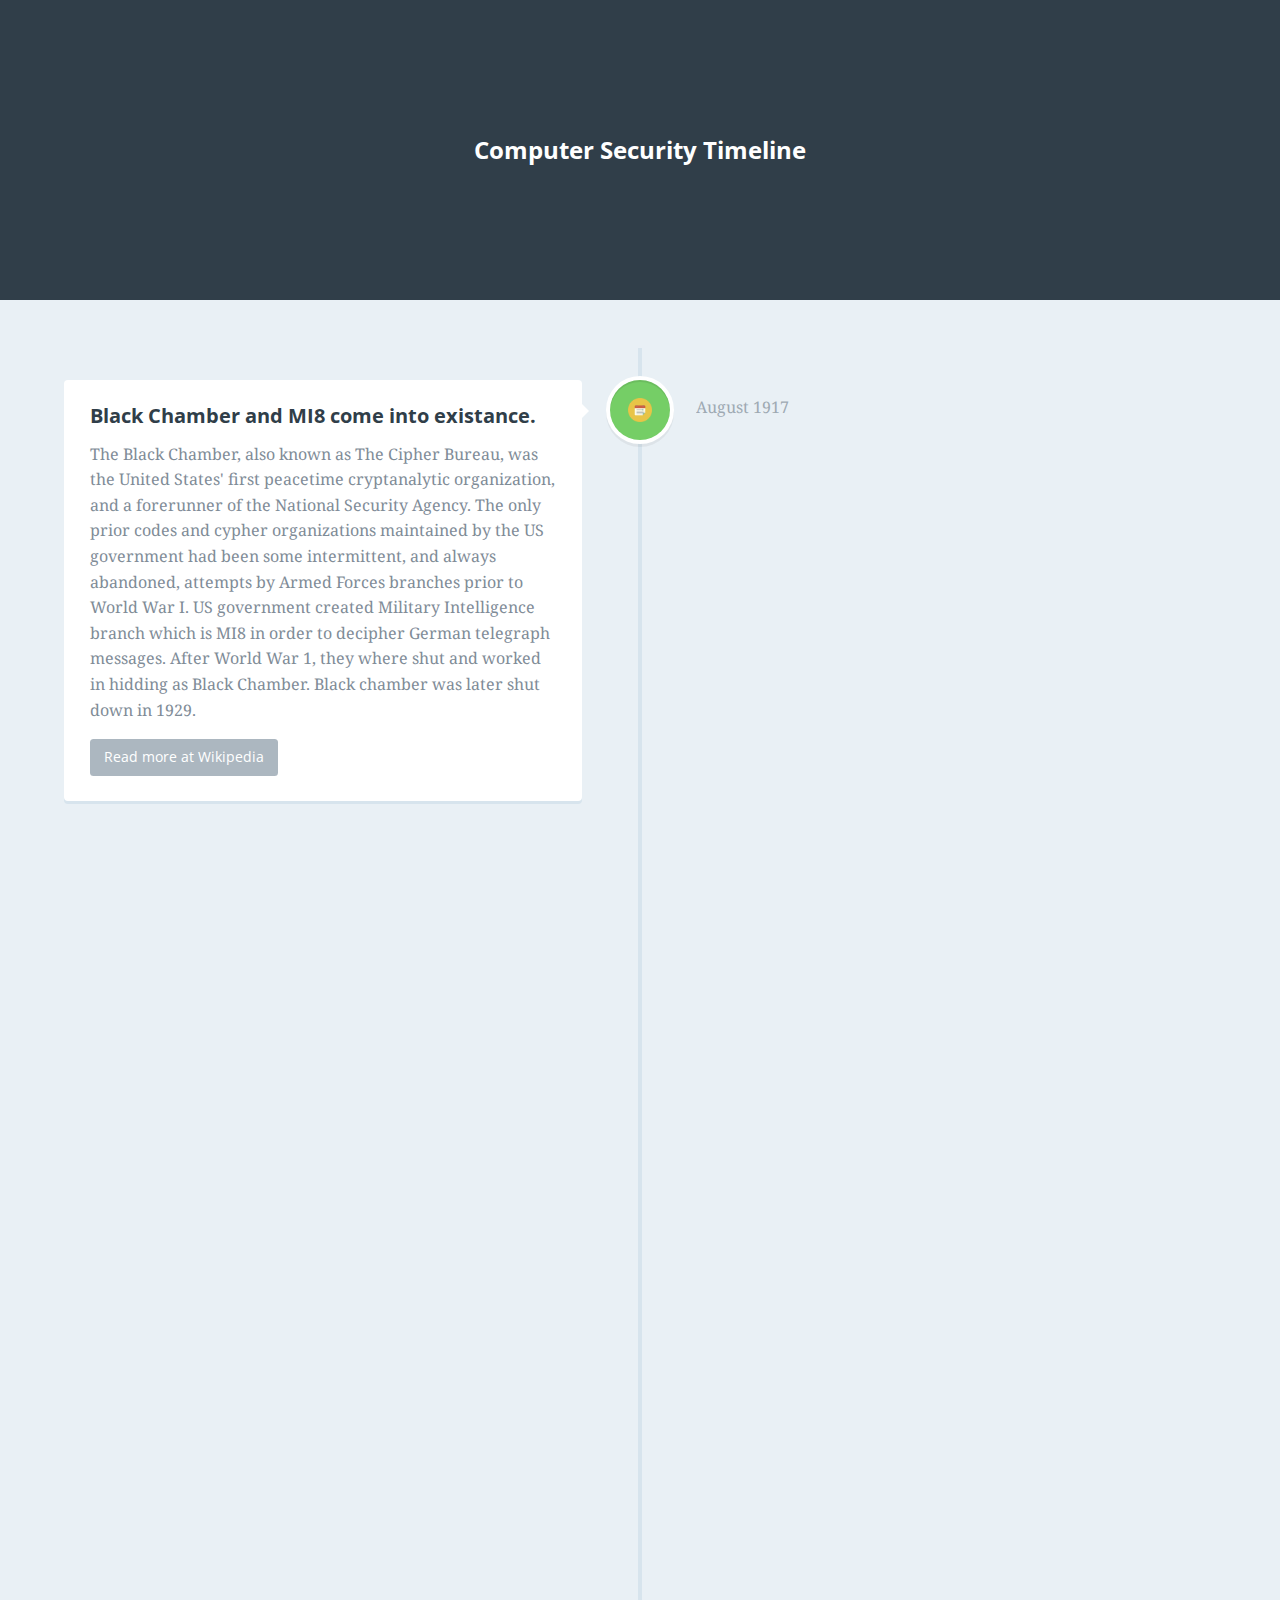
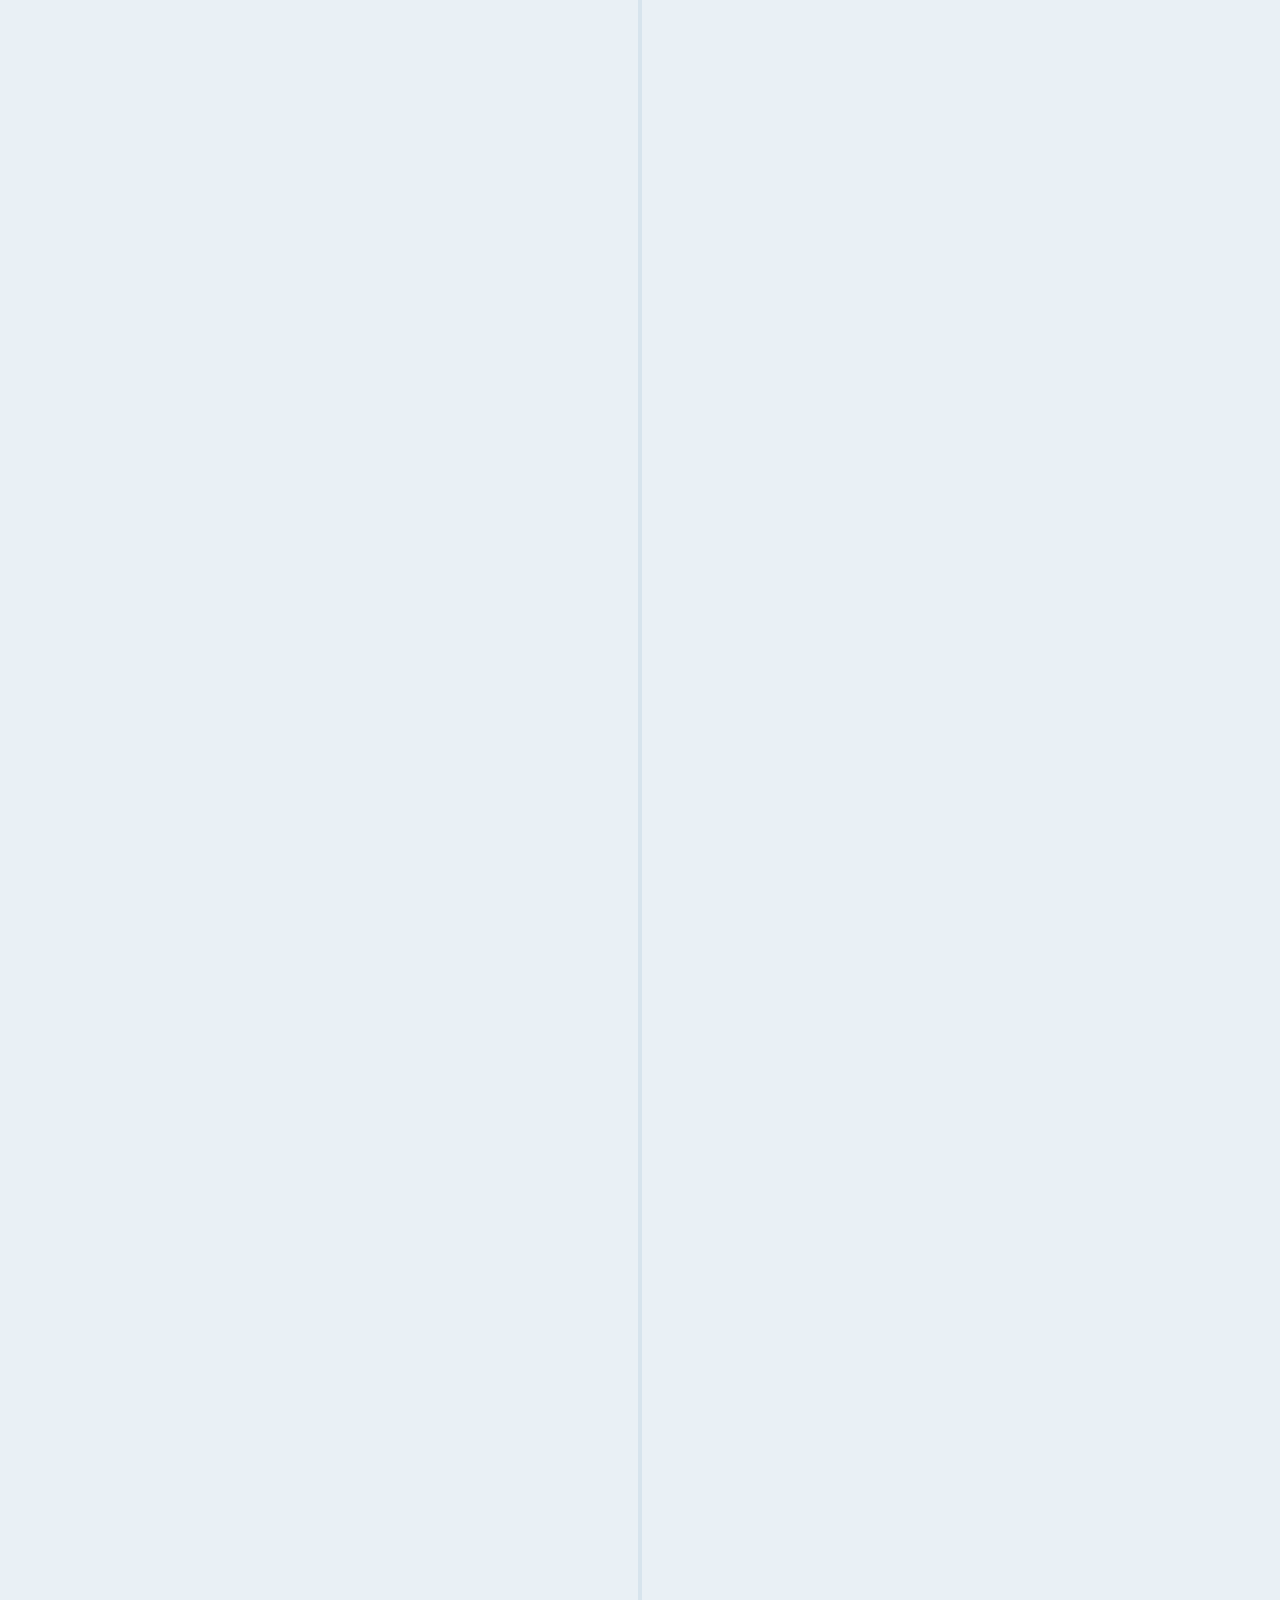
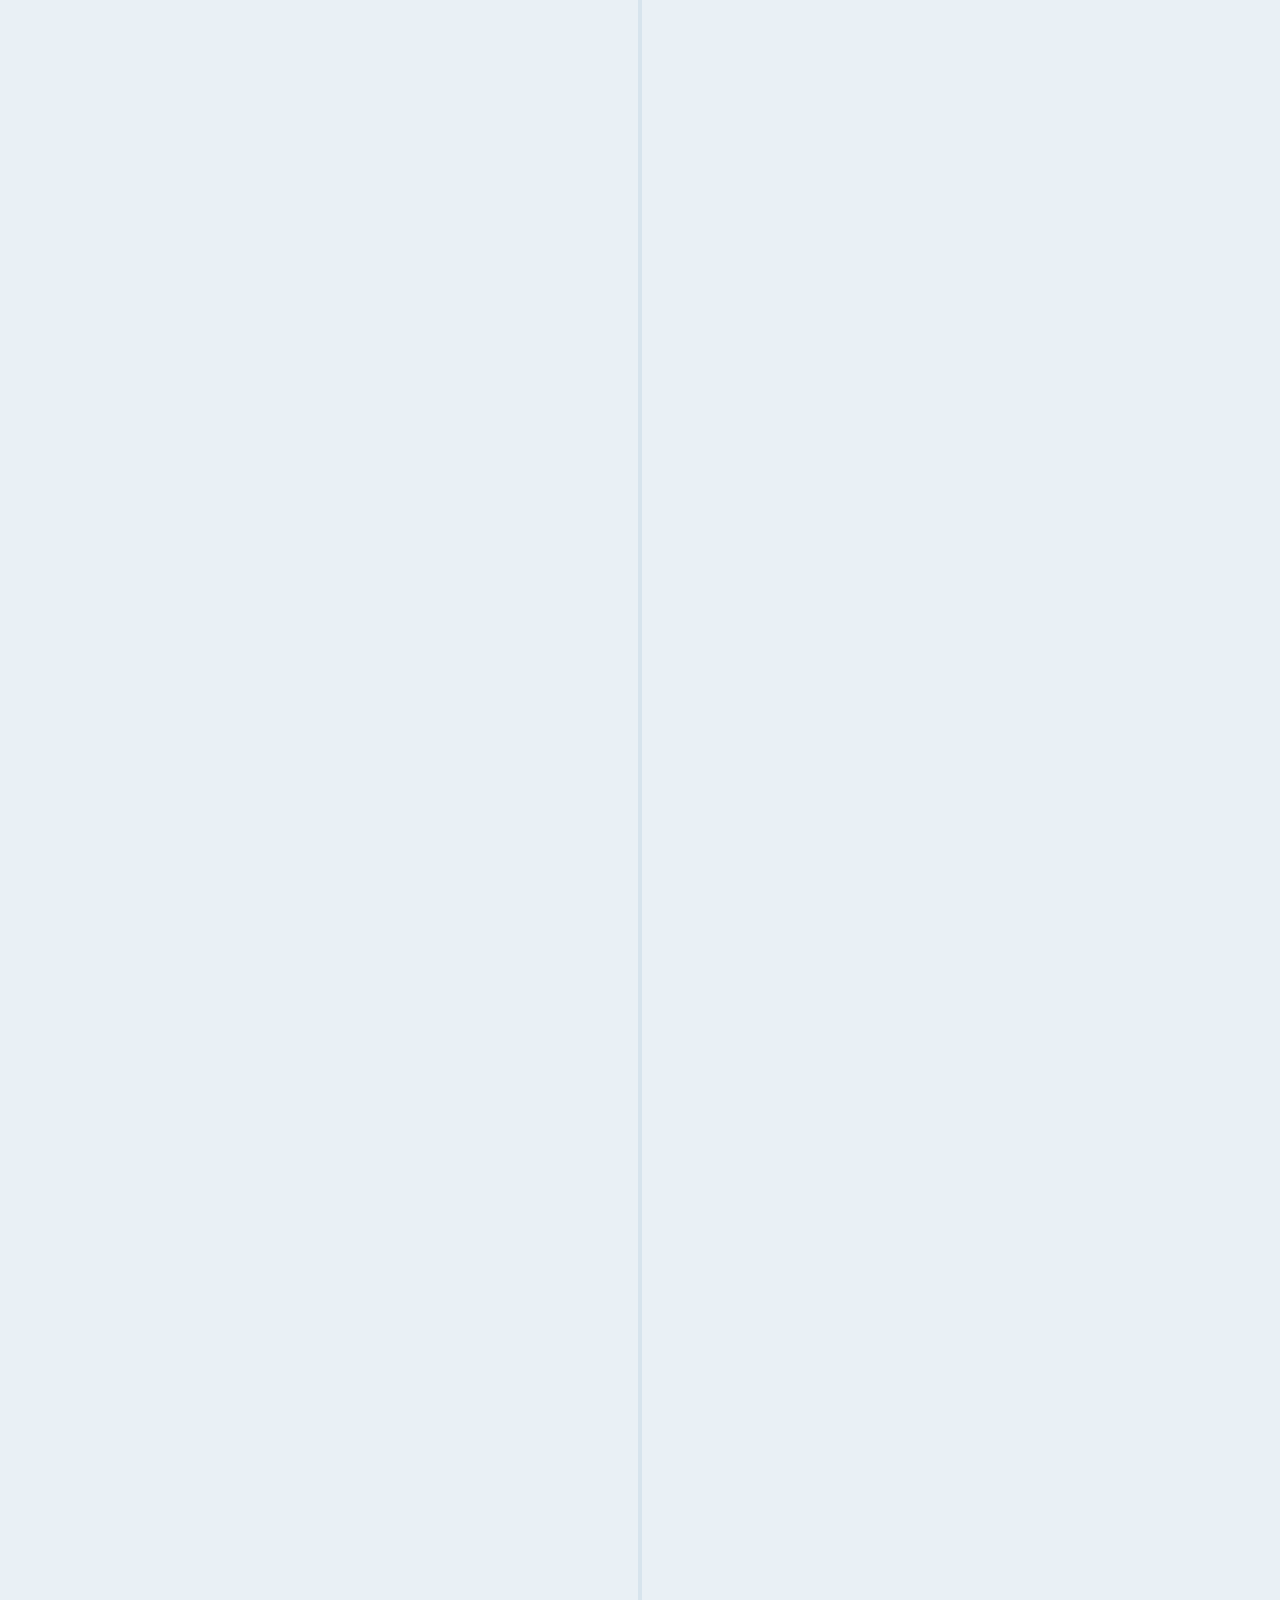
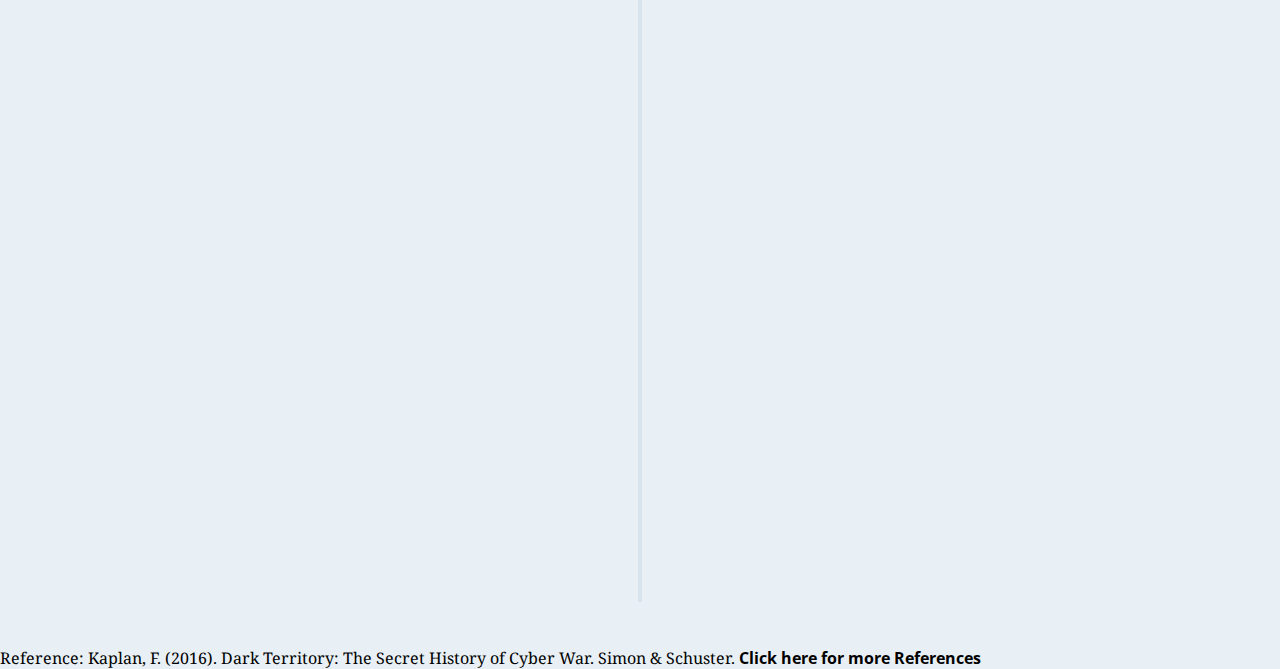
<file: security/index.html>
<!doctype html>
<html lang="en" class="no-js">
<head>
	<meta charset="UTF-8">
	<meta name="viewport" content="width=device-width, initial-scale=1">

	<link href='http://fonts.googleapis.com/css?family=Droid+Serif|Open+Sans:400,700' rel='stylesheet' type='text/css'>

	<link rel="stylesheet" href="css/reset.css"> <!-- CSS reset -->
	<link rel="stylesheet" href="css/style.css"> <!-- Resource style -->
	<script src="js/modernizr.js"></script> <!-- Modernizr -->
  	
	<title>Computer Security Timeline</title>
</head>
<body>
	<header>
		<h1>Computer Security Timeline </h1>

	</header>

	<section id="cd-timeline" class="cd-container">

		<div class="cd-timeline-block">
		<div class="cd-timeline-img cd-picture">
			<img src="img/cd-icon-event.png" alt="Picture">
		</div> <!-- cd-timeline-img -->

			<div class="cd-timeline-content">
				<h2>Black Chamber and MI8 come into existance.</h2>
				<p>The Black Chamber, also known as The Cipher Bureau, was the United States' first peacetime cryptanalytic organization, and a forerunner of the National Security Agency. The only prior codes and cypher organizations maintained by the US government had been some intermittent, and always abandoned, attempts by Armed Forces branches prior to World War I. US government created Military Intelligence branch which is MI8 in order to decipher German telegraph messages. After World War 1, they where shut and worked in hidding as Black Chamber. Black chamber was later shut down in 1929.</p>
				<a href="https://en.wikipedia.org/wiki/Black_Chamber" class="cd-read-more" target="_blank">Read more at Wikipedia</a>
				<span class="cd-date">August 1917</span>
			</div> <!-- cd-timeline-content -->
		</div> <!-- cd-timeline-block -->

		<div class="cd-timeline-block">
			<div class="cd-timeline-img cd-location">
				<img src="img/cd-icon-event.png" alt="Picture">
			</div> <!-- cd-timeline-img -->

			<div class="cd-timeline-content">
				<h2>NSA was formed</h2>
				<p>Harry Truman formed a unified code-breaking organization in 1952. The National Security Agency (NSA) is an intelligence organization of the United States government, responsible for global monitoring, collection, and processing of information and data for foreign intelligence and counterintelligence purposes, a discipline known as signals intelligence (SIGINT). (From Wikipedia) </p>
				<a href="https://en.wikipedia.org/wiki/National_Security_Agency" class="cd-read-more">Read more</a>
				<span class="cd-date">1952</span>
			</div> <!-- cd-timeline-content -->
		</div> <!-- cd-timeline-block -->

		<div class="cd-timeline-block">
			<div class="cd-timeline-img cd-picture">
				<img src="img/cd-icon-event.png" alt="Picture">
			</div> <!-- cd-timeline-img -->

			<div class="cd-timeline-content">
				<h2>Network Security Monitoring was invented</h2>
				<p>The technique was called Network Security Monitoring, and it was the invention of a computer scientist at the University of California at Davis named Todd Heberlein.</p>
				<a href="https://www.toddheberlein.com/projects/" class="cd-read-more">Read more</a>
				<span class="cd-date">1980-1984</span>
			</div> <!-- cd-timeline-content -->
		</div> <!-- cd-timeline-block -->

		<div class="cd-timeline-block">
			<div class="cd-timeline-img cd-picture">
				<img src="img/cd-icon-event.png" alt="Picture">
			</div> <!-- cd-timeline-img -->

			<div class="cd-timeline-content">
				<h2>NSDD-145 i.e. National Policy on Telecom & Automated Information Systems Security</h2>
				<p>Highly susceptible to interception, unauthorized electronic access & related forms of technical forms of exploitation. The document can be read in the following link  </p>
				<a href="http://fas.org/irp/offdocs/nsdd145.htm" class="cd-read-more" target="_blank">Read more</a>
				
				<span class="cd-date">September 17, 1984</span>
			</div> <!-- cd-timeline-content -->
		</div> <!-- cd-timeline-block -->

		

		<div class="cd-timeline-block">
			<div class="cd-timeline-img cd-movie">
				<img src="img/cd-icon-event.png" alt="Picture">
			</div> <!-- cd-timeline-img -->

			<div class="cd-timeline-content">
				<h2>Morris Worm - the first computer worms distributed via the Internet</h2>
				<p>It was the first to gain significant mainstream media attention. It also resulted in the first felony conviction in the US under the 1986 Computer Fraud and Abuse Act.[1] It was written by a graduate student at Cornell University, Robert Tappan Morris, and launched on November 2, 1988 from the computer systems of the Massachusetts Institute of Technology. (From Wikipedia)</p>
				<a href="https://en.wikipedia.org/wiki/Morris_worm" class="cd-read-more">Read more</a>
				<span class="cd-date">November 2, 1988</span>
			</div> <!-- cd-timeline-content -->
		</div> <!-- cd-timeline-block -->

		<div class="cd-timeline-block">
			<div class="cd-timeline-img cd-location">
				<img src="img/cd-icon-event.png" alt="Picture">
			</div> <!-- cd-timeline-img -->

			<div class="cd-timeline-content">
				<h2>President Clinton signed a Presidential Decision Directive, PDD-39, titled “U.S. Policy on Counterterrorism</h2>
				<p>The question of national infrastructure rose after the a gang blew up the federal office bhuilding in Oklahama City, killing 168 people, injuring 600 more, and destroying or damaging 325 buildings across a sixteen-block radius, causing more than $600 million in damage. The shocking thing that emerged from the subsequent investigation showed that the security around the building was practically nonexistent. The need to protect the infrastructure rose and thus the "US Policy on Counterterrorism was signed."</p>
				<a href="https://fas.org/irp/offdocs/pdd39.htm" class="cd-read-more">Read more</a>
				<span class="cd-date">21st, June 1995</span>
			</div> <!-- cd-timeline-content -->
		</div> <!-- cd-timeline-block -->

		<div class="cd-timeline-block">
			<div class="cd-timeline-img cd-location">
				<img src="img/cd-icon-event.png" alt="Picture">
			</div> <!-- cd-timeline-img -->

			<div class="cd-timeline-content">
				<h2>Creation of the 609th Air Information Warfare Squadron</h2>
				<p>The official announcement declared that the squadron would be “the first of its kind designed to counter the increasing threat to Air Force information systems.” The squadron’s other,main mission—though it was never mentioned in public statements—was to develop ways to threaten the information systems of America’s adversaries.</p>
				<a href="https://en.wikipedia.org/wiki/609th_Information_Warfare_Squadron" class="cd-read-more">Read more at Wikipedia</a>
				<span class="cd-date">August 15, 1995</span>
			</div> <!-- cd-timeline-content -->
		</div> <!-- cd-timeline-block -->

		<div class="cd-timeline-block">
			<div class="cd-timeline-img cd-picture">
				<img src="img/cd-icon-event.png" alt="Picture">
			</div> <!-- cd-timeline-img -->

			<div class="cd-timeline-content">
				<h2>General John Shalikashvili, the chairman of the Joint Chiefs of Staff, issued Instruction 3510.01, “No-Notice Interoperability Exercise (NIEX) Program,” authorizing and describing the scenario for Eligible Receiver</h2>
				<p>.</p>
				<a href="http://www.dtic.mil/cjcs_directives/cdata/unlimit/3510_01.pdf" class="cd-read-more">Read document</a>
				<span class="cd-date">February 16, 1997</span>
			</div> <!-- cd-timeline-content -->
		</div> <!-- cd-timeline-block -->

		<div class="cd-timeline-block">
			<div class="cd-timeline-img cd-movie">
				<img src="img/cd-icon-event.png" alt="Picture">
			</div> <!-- cd-timeline-img -->

			<div class="cd-timeline-content">
				<h2>Twenty-five members of an NSA “Red Team” launched an exercise called Eligible Receiver</h2>
				<p>They hacked into the computer networks of the Department of Defense, using only commercially available equipment and software. It was the first high-level exercise esting whether the U.S. military’s leaders, facilities, and global combatant commands were prepared for a cyber attack. Eligible Receiver was the brainchild of Kenneth Minihan, an Air Force three-star general who, not quite a year and a half earlier, had succeeded Mike McConnell as director of the NSA. Six months before then, in August 1995, he’d been made director of the Defense Intelligence Agency, the culmination of a career in military intel.</p>
				<a href="https://en.wikipedia.org/wiki/Eligible_Receiver_97" class="cd-read-more">Read more</a>
				<span class="cd-date">June 9 1997</span>
			</div> <!-- cd-timeline-content -->
		</div> <!-- cd-timeline-block -->


		<div class="cd-timeline-block">
			<div class="cd-timeline-img cd-location">
				<img src="img/cd-icon-event.png" alt="Picture">
			</div> <!-- cd-timeline-img -->

			<div class="cd-timeline-content">
				<h2>President Clinton signed the National Plan for Information Systems Protection: Defending America’s Cyberspace</h2>
				<p>Clinton's master plan adopted a twofold response of cyber-threats: on the one hand, the intelligence community and the law enforecement agencies together built up further capacities for investigations of cyber-crimes, like computer forensics tools or close surveillance of the hacker community. 	</p>
				<a href="https://fas.org/irp/offdocs/pdd/CIP-plan.pdf" class="cd-read-more">Read more</a>
				<span class="cd-date">January 7, 2000</span>
			</div> <!-- cd-timeline-content -->
		</div> <!-- cd-timeline-block -->


		<div class="cd-timeline-block">
			<div class="cd-timeline-img cd-movie">
				<img src="img/cd-icon-event.png" alt="Picture">
			</div> <!-- cd-timeline-img -->

			<div class="cd-timeline-content">
				<h2>Department of Energy conducted an experiment—called the Aurora Generator Test</h2>
				<p>In the internet era, one question always remained unanswered regarding the security of physical assests of the country. Marsh report had pointed the vulnerabilities in the area of electrical power grid, oil and gas pipelines, dams, railroads and other critical infrastruture that are being controlled by computers run on commercial systems. An attack on this asset can pose to become a threat to the national asset. The Aurora Generator Test was thus conducted to check the security of national assets. The video below is an episde on The Aurora Project by CBS</p>
				<span class="cd-date">March 4, 2007</span>
				<a href="https://www.youtube.com/watch?v=rTkXgqK1l9A" class="cd-read-more">Watch Video</a>
				<a href="https://en.wikipedia.org/wiki/Aurora_Generator_Test" class="cd-read-more">Read more at Wikipedia</a>
				
			</div> <!-- cd-timeline-content -->
		</div> <!-- cd-timeline-block -->


		<div class="cd-timeline-block">
			<div class="cd-timeline-img cd-picture">
				<img src="img/cd-icon-event.png" alt="Picture">
			</div> <!-- cd-timeline-img -->

			<div class="cd-timeline-content">
				<h2>President Bush signed a national security presidential directive, NSPD-54</h2>
				<p>NSPD-54, which cited the dangers posed by America’s cyber vulnerabilities—taking much of its language from a decade of directives and tudies—and ordered Hathaway’s plan into action as the remedy.</p>
				<span class="cd-date">January 9, 2008</span>
			</div> <!-- cd-timeline-content -->
		</div> <!-- cd-timeline-block -->

		<div class="cd-timeline-block">
			<div class="cd-timeline-img cd-movie">
				<img src="img/cd-icon-event.png" alt="Picture">
			</div> <!-- cd-timeline-img -->

			<div class="cd-timeline-content">
				<h2>President Obama’s first secretary of defense, Robert Gates, a holdover from the Bush years, created a dedicated Cyber Command</h2>
				<p>In its first three years, the command’s annual budget tripled, from
					$2.7 billion to $7 billion (plus another $7 billion for cyber activities in the military services, all
					told), while the ranks of its cyber attack teams swelled from 900 personnel to 4,000, with
					14,000 foreseen by the end of the decade.</p>
				<a href="http://www.computerworld.com/article/2525896/cybercrime-hacking/defense-secretary-gates-approves-creation-of-u-s--cyber-command.html" class="cd-read-more" target="_blank">Read more</a>
				<span class="cd-date">2009</span>
			</div> <!-- cd-timeline-content -->
		</div> <!-- cd-timeline-block -->
	</section> <!-- cd-timeline -->
	<p style="color: black">Reference: Kaplan, F. (2016). Dark Territory: The Secret History of Cyber War. Simon & Schuster.    <a href="references.html" style="color: black;font-weight: bold;" target="_blank">Click here for more References</a></p>
<script src="http://ajax.googleapis.com/ajax/libs/jquery/1.11.0/jquery.min.js"></script>
<script src="js/main.js"></script> <!-- Resource jQuery -->
</body>
</html>
</file>
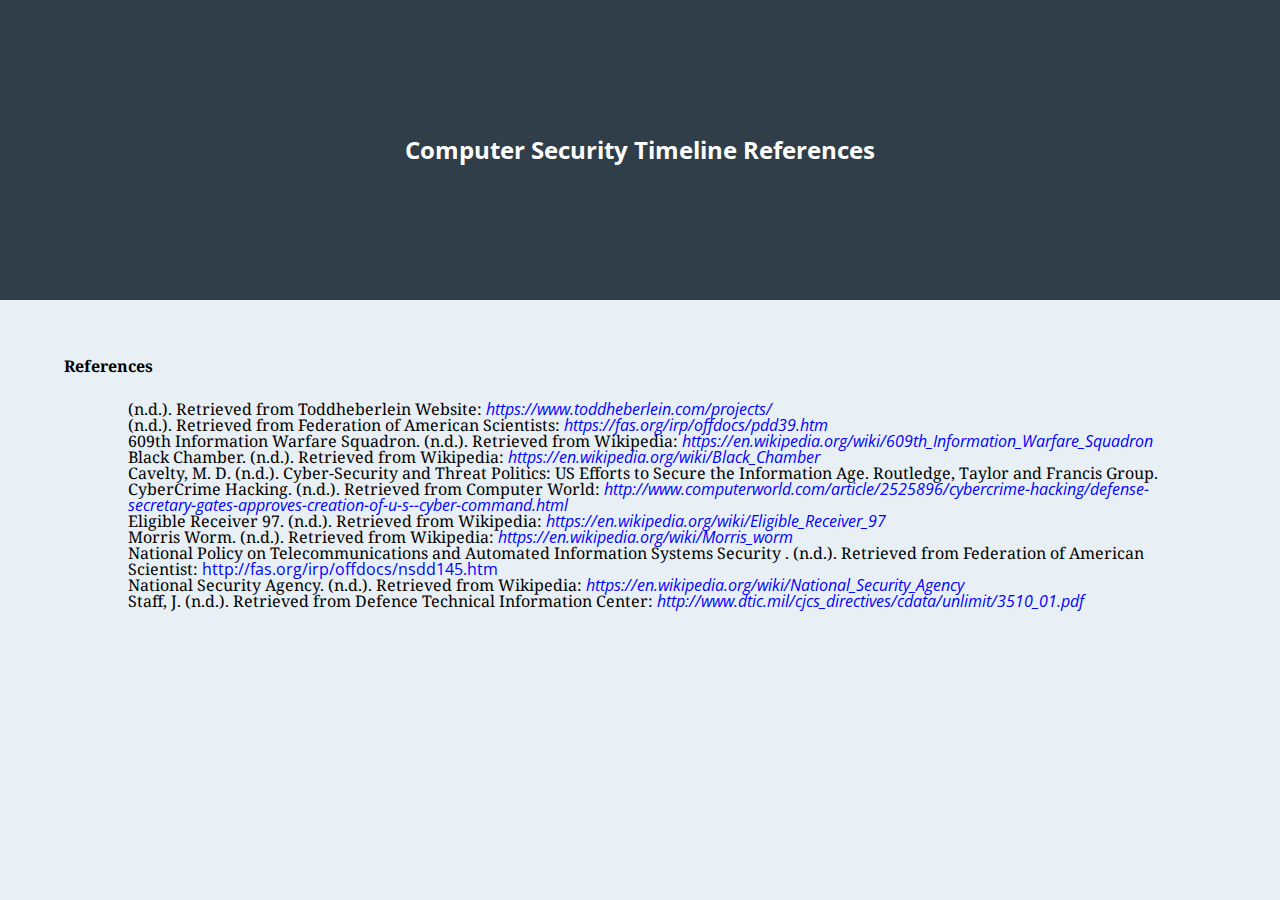
<file: security/references.html>
<!doctype html>
<html lang="en" class="no-js">
<head>
	<meta charset="UTF-8">
	<meta name="viewport" content="width=device-width, initial-scale=1">

	<link href='http://fonts.googleapis.com/css?family=Droid+Serif|Open+Sans:400,700' rel='stylesheet' type='text/css'>

	<link rel="stylesheet" href="css/reset.css"> <!-- CSS reset -->
	<link rel="stylesheet" href="css/style.css"> <!-- Resource style -->
	<script src="js/modernizr.js"></script> <!-- Modernizr -->
  	
	<title>Computer Security Timeline</title>
</head>
<body>
	<header>
		<h1>Computer Security Timeline References</h1>
	</header>
	<section class="cd-container" style="color: black">
	<div style="padding-left: 4em; text-indent: -4em; font-size: 14;font-weight: bold;  padding-top: 5%;"> References </div>
	<div style="padding-left: 4em; text-indent: -4em; padding-top: 1%">
	 <table>
	 <br>
		<tr>(n.d.). Retrieved from Toddheberlein Website: <a href='https://www.toddheberlein.com/projects/' style="color:blue;font-style: italic;">https://www.toddheberlein.com/projects/</a></tr><br>
		<tr>(n.d.). Retrieved from Federation of American Scientists: <a href='https://fas.org/irp/offdocs/pdd39.htm' style="color:blue;font-style: italic;"> https://fas.org/irp/offdocs/pdd39.htm</a></tr><br>
		<tr>609th Information Warfare Squadron. (n.d.). Retrieved from Wikipedia: <a href='https://en.wikipedia.org/wiki/609th_Information_Warfare_Squadron' style="color:blue;font-style: italic;"> https://en.wikipedia.org/wiki/609th_Information_Warfare_Squadron</a></tr><br>
		<tr>Black Chamber. (n.d.). Retrieved from Wikipedia: <a href='https://en.wikipedia.org/wiki/Black_Chamber' style="color:blue;font-style: italic;"> https://en.wikipedia.org/wiki/Black_Chamber</a></tr><br>
		<tr>Cavelty, M. D. (n.d.). Cyber-Security and Threat Politics: US Efforts to Secure the Information Age. Routledge, Taylor and Francis Group.</tr><br>
		<tr>CyberCrime Hacking. (n.d.). Retrieved from Computer World: <a href='http://www.computerworld.com/article/2525896/cybercrime-hacking/defense-secretary-gates-approves-creation-of-u-s--cyber-command.html' style="color:blue;font-style: italic;">http://www.computerworld.com/article/2525896/cybercrime-hacking/defense-secretary-gates-approves-creation-of-u-s--cyber-command.html </a></tr><br>
		<tr>Eligible Receiver 97. (n.d.). Retrieved from Wikipedia: <a href='https://en.wikipedia.org/wiki/Eligible_Receiver_97' style="color:blue;font-style: italic;"> https://en.wikipedia.org/wiki/Eligible_Receiver_97 </a></tr><br>
		<tr>Morris Worm. (n.d.). Retrieved from Wikipedia: <a href='https://en.wikipedia.org/wiki/Morris_worm' style="color:blue;font-style: italic;"> https://en.wikipedia.org/wiki/Morris_worm </a></tr><br>
		<tr>National Policy on Telecommunications and Automated Information Systems Security . (n.d.). Retrieved from Federation of American Scientist: <a href='http://fas.org/irp/offdocs/nsdd145.htm' style="color:blue"> http://fas.org/irp/offdocs/nsdd145.htm </a></tr><br>
		<tr>National Security Agency. (n.d.). Retrieved from Wikipedia: <a href='https://en.wikipedia.org/wiki/National_Security_Agency' style="color:blue;font-style: italic;"> https://en.wikipedia.org/wiki/National_Security_Agency </a></tr><br>
		<tr>Staff, J. (n.d.). Retrieved from Defence Technical Information Center: <a href='http://www.dtic.mil/cjcs_directives/cdata/unlimit/3510_01.pdf' style="color:blue;font-style: italic"> http://www.dtic.mil/cjcs_directives/cdata/unlimit/3510_01.pdf</a></tr><br>
	 </table>	

	 </div>
	</section> <!-- cd-timeline -->
<script src="http://ajax.googleapis.com/ajax/libs/jquery/1.11.0/jquery.min.js"></script>
<script src="js/main.js"></script> <!-- Resource jQuery -->
</body>
</html>
</file>
<file: security/css/style.css>
/* -------------------------------- 

Primary style

-------------------------------- */
html * {
  -webkit-font-smoothing: antialiased;
  -moz-osx-font-smoothing: grayscale;
}

*, *:after, *:before {
  -webkit-box-sizing: border-box;
  -moz-box-sizing: border-box;
  box-sizing: border-box;
}

body {
  font-size: 100%;
  font-family: "Droid Serif", serif;
  color: #7f8c97;
  background-color: #e9f0f5;
}

a {
  color: #acb7c0;
  text-decoration: none;
  font-family: "Open Sans", sans-serif;
}

img {
  max-width: 100%;
}

h1, h2 {
  font-family: "Open Sans", sans-serif;
  font-weight: bold;
}

/* -------------------------------- 

Modules - reusable parts of our design

-------------------------------- */
.cd-container {
  /* this class is used to give a max-width to the element it is applied to, and center it horizontally when it reaches that max-width */
  width: 90%;
  max-width: 1170px;
  margin: 0 auto;
}
.cd-container::after {
  /* clearfix */
  content: '';
  display: table;
  clear: both;
}

/* -------------------------------- 

Main components 

-------------------------------- */
header {
  height: 200px;
  line-height: 200px;
  text-align: center;
  background: #303e49;
}
header h1 {
  color: white;
  font-size: 18px;
  font-size: 1.125rem;
}
@media only screen and (min-width: 1170px) {
  header {
    height: 300px;
    line-height: 300px;
  }
  header h1 {
    font-size: 24px;
    font-size: 1.5rem;
  }
}

#cd-timeline {
  position: relative;
  padding: 2em 0;
  margin-top: 2em;
  margin-bottom: 2em;
}
#cd-timeline::before {
  /* this is the vertical line */
  content: '';
  position: absolute;
  top: 0;
  left: 18px;
  height: 100%;
  width: 4px;
  background: #d7e4ed;
}
@media only screen and (min-width: 1170px) {
  #cd-timeline {
    margin-top: 3em;
    margin-bottom: 3em;
  }
  #cd-timeline::before {
    left: 50%;
    margin-left: -2px;
  }
}

.cd-timeline-block {
  position: relative;
  margin: 2em 0;
}
.cd-timeline-block:after {
  content: "";
  display: table;
  clear: both;
}
.cd-timeline-block:first-child {
  margin-top: 0;
}
.cd-timeline-block:last-child {
  margin-bottom: 0;
}
@media only screen and (min-width: 1170px) {
  .cd-timeline-block {
    margin: 4em 0;
  }
  .cd-timeline-block:first-child {
    margin-top: 0;
  }
  .cd-timeline-block:last-child {
    margin-bottom: 0;
  }
}

.cd-timeline-img {
  position: absolute;
  top: 0;
  left: 0;
  width: 40px;
  height: 40px;
  border-radius: 50%;
  box-shadow: 0 0 0 4px white, inset 0 2px 0 rgba(0, 0, 0, 0.08), 0 3px 0 4px rgba(0, 0, 0, 0.05);
}
.cd-timeline-img img {
  display: block;
  width: 24px;
  height: 24px;
  position: relative;
  left: 50%;
  top: 50%;
  margin-left: -12px;
  margin-top: -12px;
}
.cd-timeline-img.cd-picture {
  background: #75ce66;
}
.cd-timeline-img.cd-movie {
  background: #c03b44;
}
.cd-timeline-img.cd-location {
  background: #f0ca45;
}
@media only screen and (min-width: 1170px) {
  .cd-timeline-img {
    width: 60px;
    height: 60px;
    left: 50%;
    margin-left: -30px;
    /* Force Hardware Acceleration in WebKit */
    -webkit-transform: translateZ(0);
    -webkit-backface-visibility: hidden;
  }
  .cssanimations .cd-timeline-img.is-hidden {
    visibility: hidden;
  }
  .cssanimations .cd-timeline-img.bounce-in {
    visibility: visible;
    -webkit-animation: cd-bounce-1 0.6s;
    -moz-animation: cd-bounce-1 0.6s;
    animation: cd-bounce-1 0.6s;
  }
}

@-webkit-keyframes cd-bounce-1 {
  0% {
    opacity: 0;
    -webkit-transform: scale(0.5);
  }

  60% {
    opacity: 1;
    -webkit-transform: scale(1.2);
  }

  100% {
    -webkit-transform: scale(1);
  }
}
@-moz-keyframes cd-bounce-1 {
  0% {
    opacity: 0;
    -moz-transform: scale(0.5);
  }

  60% {
    opacity: 1;
    -moz-transform: scale(1.2);
  }

  100% {
    -moz-transform: scale(1);
  }
}
@keyframes cd-bounce-1 {
  0% {
    opacity: 0;
    -webkit-transform: scale(0.5);
    -moz-transform: scale(0.5);
    -ms-transform: scale(0.5);
    -o-transform: scale(0.5);
    transform: scale(0.5);
  }

  60% {
    opacity: 1;
    -webkit-transform: scale(1.2);
    -moz-transform: scale(1.2);
    -ms-transform: scale(1.2);
    -o-transform: scale(1.2);
    transform: scale(1.2);
  }

  100% {
    -webkit-transform: scale(1);
    -moz-transform: scale(1);
    -ms-transform: scale(1);
    -o-transform: scale(1);
    transform: scale(1);
  }
}
.cd-timeline-content {
  position: relative;
  margin-left: 60px;
  background: white;
  border-radius: 0.25em;
  padding: 1em;
  box-shadow: 0 3px 0 #d7e4ed;
}
.cd-timeline-content:after {
  content: "";
  display: table;
  clear: both;
}
.cd-timeline-content h2 {
  color: #303e49;
}
.cd-timeline-content p, .cd-timeline-content .cd-read-more, .cd-timeline-content .cd-date {
  font-size: 13px;
  font-size: 0.8125rem;
}
.cd-timeline-content .cd-read-more, .cd-timeline-content .cd-date {
  display: inline-block;
}
.cd-timeline-content p {
  margin: 1em 0;
  line-height: 1.6;
}
.cd-timeline-content .cd-read-more {
  float: right;
  padding: .8em 1em;
  background: #acb7c0;
  color: white;
  border-radius: 0.25em;
  margin-right: 10px;
}
.no-touch .cd-timeline-content .cd-read-more:hover {
  background-color: #bac4cb;
}
.cd-timeline-content .cd-date {
  float: left;
  padding: .8em 0;
  opacity: .7;
}
.cd-timeline-content::before {
  content: '';
  position: absolute;
  top: 16px;
  right: 100%;
  height: 0;
  width: 0;
  border: 7px solid transparent;
  border-right: 7px solid white;
}
@media only screen and (min-width: 768px) {
  .cd-timeline-content h2 {
    font-size: 20px;
    font-size: 1.25rem;
  }
  .cd-timeline-content p {
    font-size: 16px;
    font-size: 1rem;
  }
  .cd-timeline-content .cd-read-more, .cd-timeline-content .cd-date {
    font-size: 14px;
    font-size: 0.875rem;
  }
}
@media only screen and (min-width: 1170px) {
  .cd-timeline-content {
    margin-left: 0;
    padding: 1.6em;
    width: 45%;
  }
  .cd-timeline-content::before {
    top: 24px;
    left: 100%;
    border-color: transparent;
    border-left-color: white;
  }
  .cd-timeline-content .cd-read-more {
    float: left;
  }
  .cd-timeline-content .cd-date {
    position: absolute;
    width: 100%;
    left: 122%;
    top: 6px;
    font-size: 16px;
    font-size: 1rem;
  }
  .cd-timeline-block:nth-child(even) .cd-timeline-content {
    float: right;
  }
  .cd-timeline-block:nth-child(even) .cd-timeline-content::before {
    top: 24px;
    left: auto;
    right: 100%;
    border-color: transparent;
    border-right-color: white;
  }
  .cd-timeline-block:nth-child(even) .cd-timeline-content .cd-read-more {
    float: right;
  }
  .cd-timeline-block:nth-child(even) .cd-timeline-content .cd-date {
    left: auto;
    right: 122%;
    text-align: right;
  }
  .cssanimations .cd-timeline-content.is-hidden {
    visibility: hidden;
  }
  .cssanimations .cd-timeline-content.bounce-in {
    visibility: visible;
    -webkit-animation: cd-bounce-2 0.6s;
    -moz-animation: cd-bounce-2 0.6s;
    animation: cd-bounce-2 0.6s;
  }
}

@media only screen and (min-width: 1170px) {
  /* inverse bounce effect on even content blocks */
  .cssanimations .cd-timeline-block:nth-child(even) .cd-timeline-content.bounce-in {
    -webkit-animation: cd-bounce-2-inverse 0.6s;
    -moz-animation: cd-bounce-2-inverse 0.6s;
    animation: cd-bounce-2-inverse 0.6s;
  }
}
@-webkit-keyframes cd-bounce-2 {
  0% {
    opacity: 0;
    -webkit-transform: translateX(-100px);
  }

  60% {
    opacity: 1;
    -webkit-transform: translateX(20px);
  }

  100% {
    -webkit-transform: translateX(0);
  }
}
@-moz-keyframes cd-bounce-2 {
  0% {
    opacity: 0;
    -moz-transform: translateX(-100px);
  }

  60% {
    opacity: 1;
    -moz-transform: translateX(20px);
  }

  100% {
    -moz-transform: translateX(0);
  }
}
@keyframes cd-bounce-2 {
  0% {
    opacity: 0;
    -webkit-transform: translateX(-100px);
    -moz-transform: translateX(-100px);
    -ms-transform: translateX(-100px);
    -o-transform: translateX(-100px);
    transform: translateX(-100px);
  }

  60% {
    opacity: 1;
    -webkit-transform: translateX(20px);
    -moz-transform: translateX(20px);
    -ms-transform: translateX(20px);
    -o-transform: translateX(20px);
    transform: translateX(20px);
  }

  100% {
    -webkit-transform: translateX(0);
    -moz-transform: translateX(0);
    -ms-transform: translateX(0);
    -o-transform: translateX(0);
    transform: translateX(0);
  }
}
@-webkit-keyframes cd-bounce-2-inverse {
  0% {
    opacity: 0;
    -webkit-transform: translateX(100px);
  }

  60% {
    opacity: 1;
    -webkit-transform: translateX(-20px);
  }

  100% {
    -webkit-transform: translateX(0);
  }
}
@-moz-keyframes cd-bounce-2-inverse {
  0% {
    opacity: 0;
    -moz-transform: translateX(100px);
  }

  60% {
    opacity: 1;
    -moz-transform: translateX(-20px);
  }

  100% {
    -moz-transform: translateX(0);
  }
}
@keyframes cd-bounce-2-inverse {
  0% {
    opacity: 0;
    -webkit-transform: translateX(100px);
    -moz-transform: translateX(100px);
    -ms-transform: translateX(100px);
    -o-transform: translateX(100px);
    transform: translateX(100px);
  }

  60% {
    opacity: 1;
    -webkit-transform: translateX(-20px);
    -moz-transform: translateX(-20px);
    -ms-transform: translateX(-20px);
    -o-transform: translateX(-20px);
    transform: translateX(-20px);
  }

  100% {
    -webkit-transform: translateX(0);
    -moz-transform: translateX(0);
    -ms-transform: translateX(0);
    -o-transform: translateX(0);
    transform: translateX(0);
  }
}
</file>
